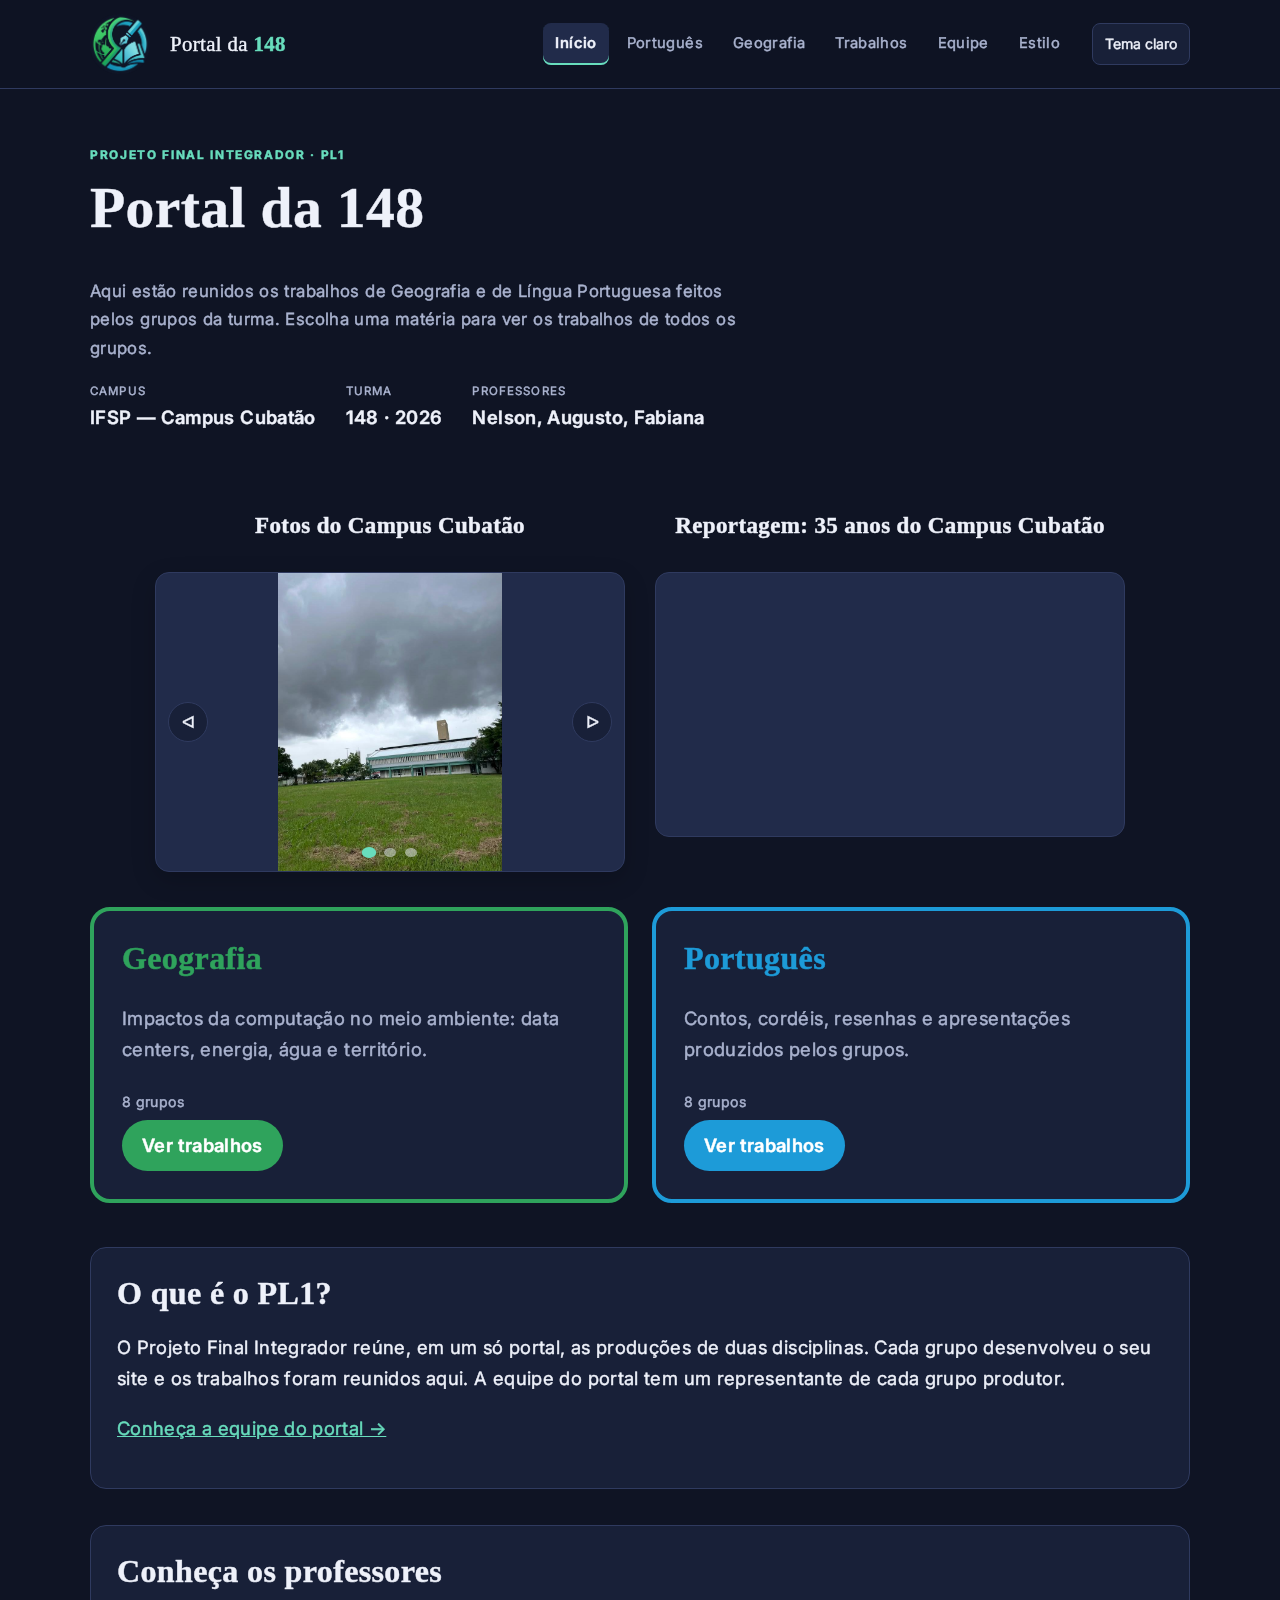
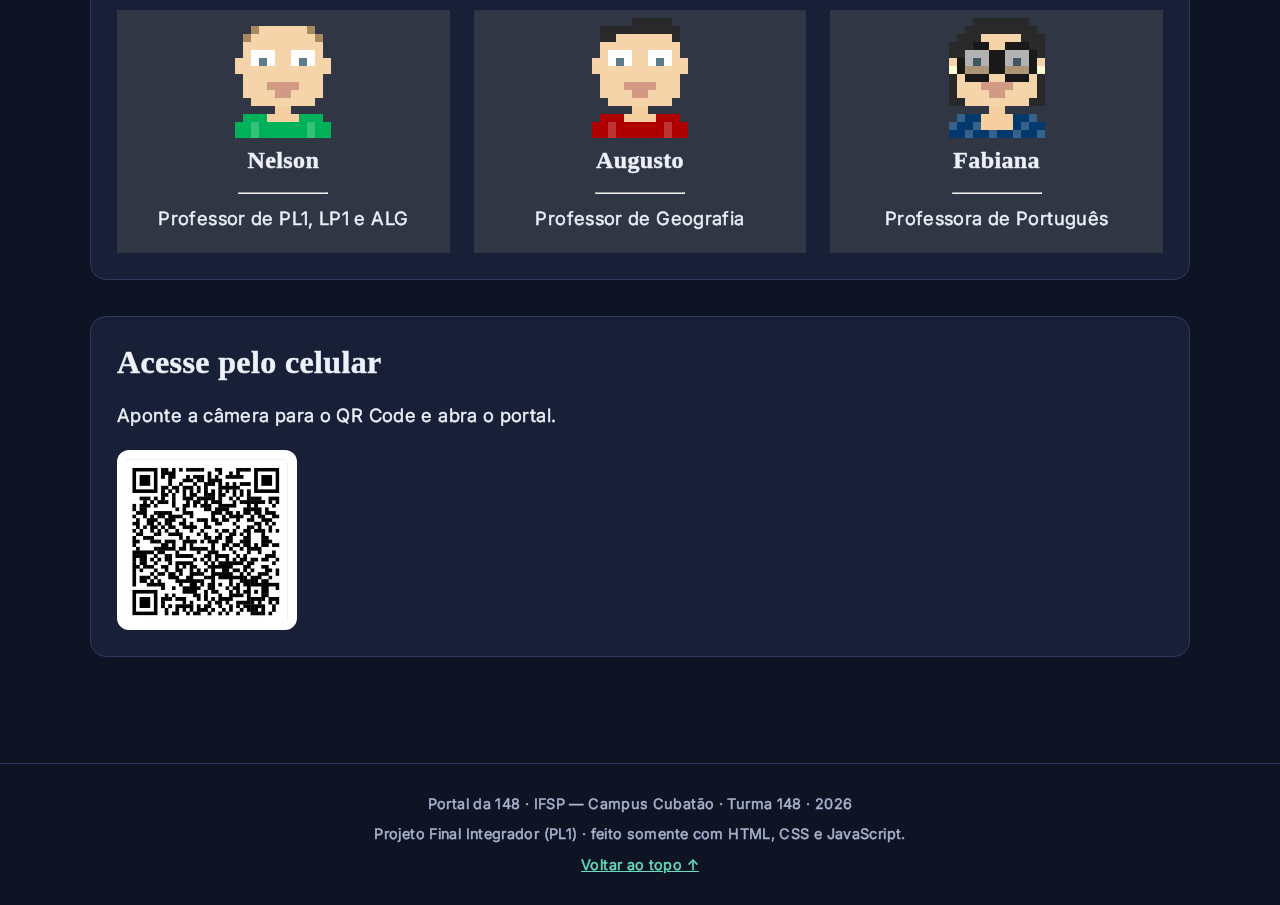
<file: index.html>
<!DOCTYPE html>
<html lang="pt-BR">
<head>
  <meta charset="UTF-8">
  <meta name="viewport" content="width=device-width, initial-scale=1">
  <title>Portal da 148 | IFSP Cubatão</title>
  <meta name="description" content="Portal da turma 148 do IFSP Cubatão com os trabalhos de Geografia e Língua Portuguesa.">
  <link rel="icon" type="image/png" href="img/favicon.png">
  <link rel="preconnect" href="https://fonts.googleapis.com">
  <link rel="preconnect" href="https://fonts.gstatic.com" crossorigin>
  <link href="https://fonts.googleapis.com/css2?family=Inter:wght@400;600;700&display=swap" rel="stylesheet">
  <link rel="stylesheet" href="css/style.css">

  <script src="js/config.js"defer></script>
  <script src="js/main.js"defer></script>

</head>
<body data-page="inicio" id="topo">
  <a class="skip-link" href="#conteudo">Pular para o conteúdo</a>
  <header class="site-header">

<div class="logo_escuro"><img src="img/logoportal.png" alt=""></div>
<div class="logo_claro"><img src="img/logoclaro.png" alt=""></div>

    <a class="marca" href="index.html">  Portal da <strong>148</strong></a>
    <button id="menu-toggle" class="menu-toggle" type="button" aria-expanded="false" aria-controls="menu-principal" aria-label="Abrir menu">☰</button>
    <nav id="menu-principal" class="menu" aria-label="Menu principal"></nav>
    <button id="theme-toggle" class="botao-tema" type="button" aria-pressed="false">Tema claro</button>
  </header>
  <main id="conteudo">
    <section class="hero">
      <p class="eyebrow">Projeto Final Integrador · PL1</p>
      <h1>Portal da 148</h1>
      <p class="hero-texto">Aqui estão reunidos os trabalhos de Geografia e de Língua Portuguesa feitos pelos grupos da turma. Escolha uma matéria para ver os trabalhos de todos os grupos.</p>
      <dl class="info-turma" id="info-turma"></dl>
    </section>

<!-- Carrossel com fotos do IFSP -->
<section class="destaque-campus">

     <div class="carrossel-campus">
        <h2 class="titulo-destaque">Fotos do Campus Cubatão</h2>
      <div class="carrossel-container">
        <div class="carrossel-imagens">
         
            <img src="img/foto.carrossel/foto-ifsp_2.jpeg" alt="Estrutura do IFSP Campus Cubatão" class="ativa">
            <img src="img/foto.carrossel/foto-ifsp_3.jpeg" alt="Espaços do IFSP Campus Cubatão">
            <img src="img/foto.carrossel/foto-ifsp_4.jpeg" alt="Espaços do IFSP Campus Cubatão">
        </div>

        <button class="seta anterior" onclick="mudarImagem(-1)"> ᐊ</button>
        <button class="seta proxima" onclick="mudarImagem(1)"> ᐅ</button>

        <div class="indicadores">
            <button class="ativo" onclick="mostrarImagem(0)"></button>
            <button onclick="mostrarImagem(1)"></button>
            <button onclick="mostrarImagem(2)"></button>
             
        </div>
      </div>
    </div>
     <!-- VÍDEO DO YOUTUBE -->
    <div class="video-campus">
 <h2 class="titulo-destaque">Reportagem: 35 anos do Campus Cubatão</h2>
       <iframe width="560" height="315" src="https://www.youtube.com/embed/vGdr_bD4XTI?si=PYQ4PBEwN6_oZCag" title="YouTube video player" 
       frameborder="0" allow="accelerometer; autoplay; clipboard-write; encrypted-media; gyroscope; picture-in-picture; web-share"
        referrerpolicy="strict-origin-when-cross-origin" allowfullscreen></iframe>
    </div>
</section>

    <section class="materias" aria-label="Escolha uma matéria">
      <a class="materia-card materia-geo" data-materia="geografia" href="geografia.html">
        <h2>Geografia</h2>
        <p>Impactos da computação no meio ambiente: data centers, energia, água e território.</p>
        <span class="materia-qtd"></span>
        <span class="botao">Ver trabalhos</span>
      </a>
      <a class="materia-card materia-pt" data-materia="portugues" href="portugues.html">
        <h2>Português</h2>
        <p>Contos, cordéis, resenhas e apresentações produzidos pelos grupos.</p>
        <span class="materia-qtd"></span>
        <span class="botao">Ver trabalhos</span>
      </a>
    </section>

    <section class="bloco" aria-labelledby="t-pl1">
      <h2 id="t-pl1">O que é o PL1?</h2>
      <p>O Projeto Final Integrador reúne, em um só portal, as produções de duas disciplinas. Cada grupo desenvolveu o seu site e os trabalhos foram reunidos aqui. A equipe do portal tem um representante de cada grupo produtor.</p>
      <p><a href="equipe.html">Conheça a equipe do portal →</a></p>
    </section>

    <section class="bloco" aria-labelledby="t-professores">
      <h2 id="t-professores">Conheça os professores</h2>

      <div class="professores" id="lista-professores"></div>
    </section>

    <section class="bloco" id="video-inicio" hidden aria-labelledby="t-video">
      <h2 id="t-video">Vídeo de apresentação</h2>
      <div class="video-frame"></div>
    </section>

    <section class="bloco qr-box" aria-labelledby="t-qr">
      <h2 id="t-qr">Acesse pelo celular</h2>
      <p>Aponte a câmera para o QR Code e abra o portal.</p>
      <img src="img/qrcode.png" alt="QR Code com o link do portal" width="180" height="180" onerror="this.closest('.qr-box').hidden=true">
    </section>
  </main>
  <footer class="site-footer">
    <p id="rodape-info">Portal da 148</p>
    <p>Projeto Final Integrador (PL1) · feito somente com HTML, CSS e JavaScript.</p>
    <a href="#topo">Voltar ao topo ↑</a>
  </footer>
  <button id="voltar-topo" class="voltar-topo" type="button" aria-label="Voltar ao topo" hidden>↑</button>

</body>
</html>
</file>
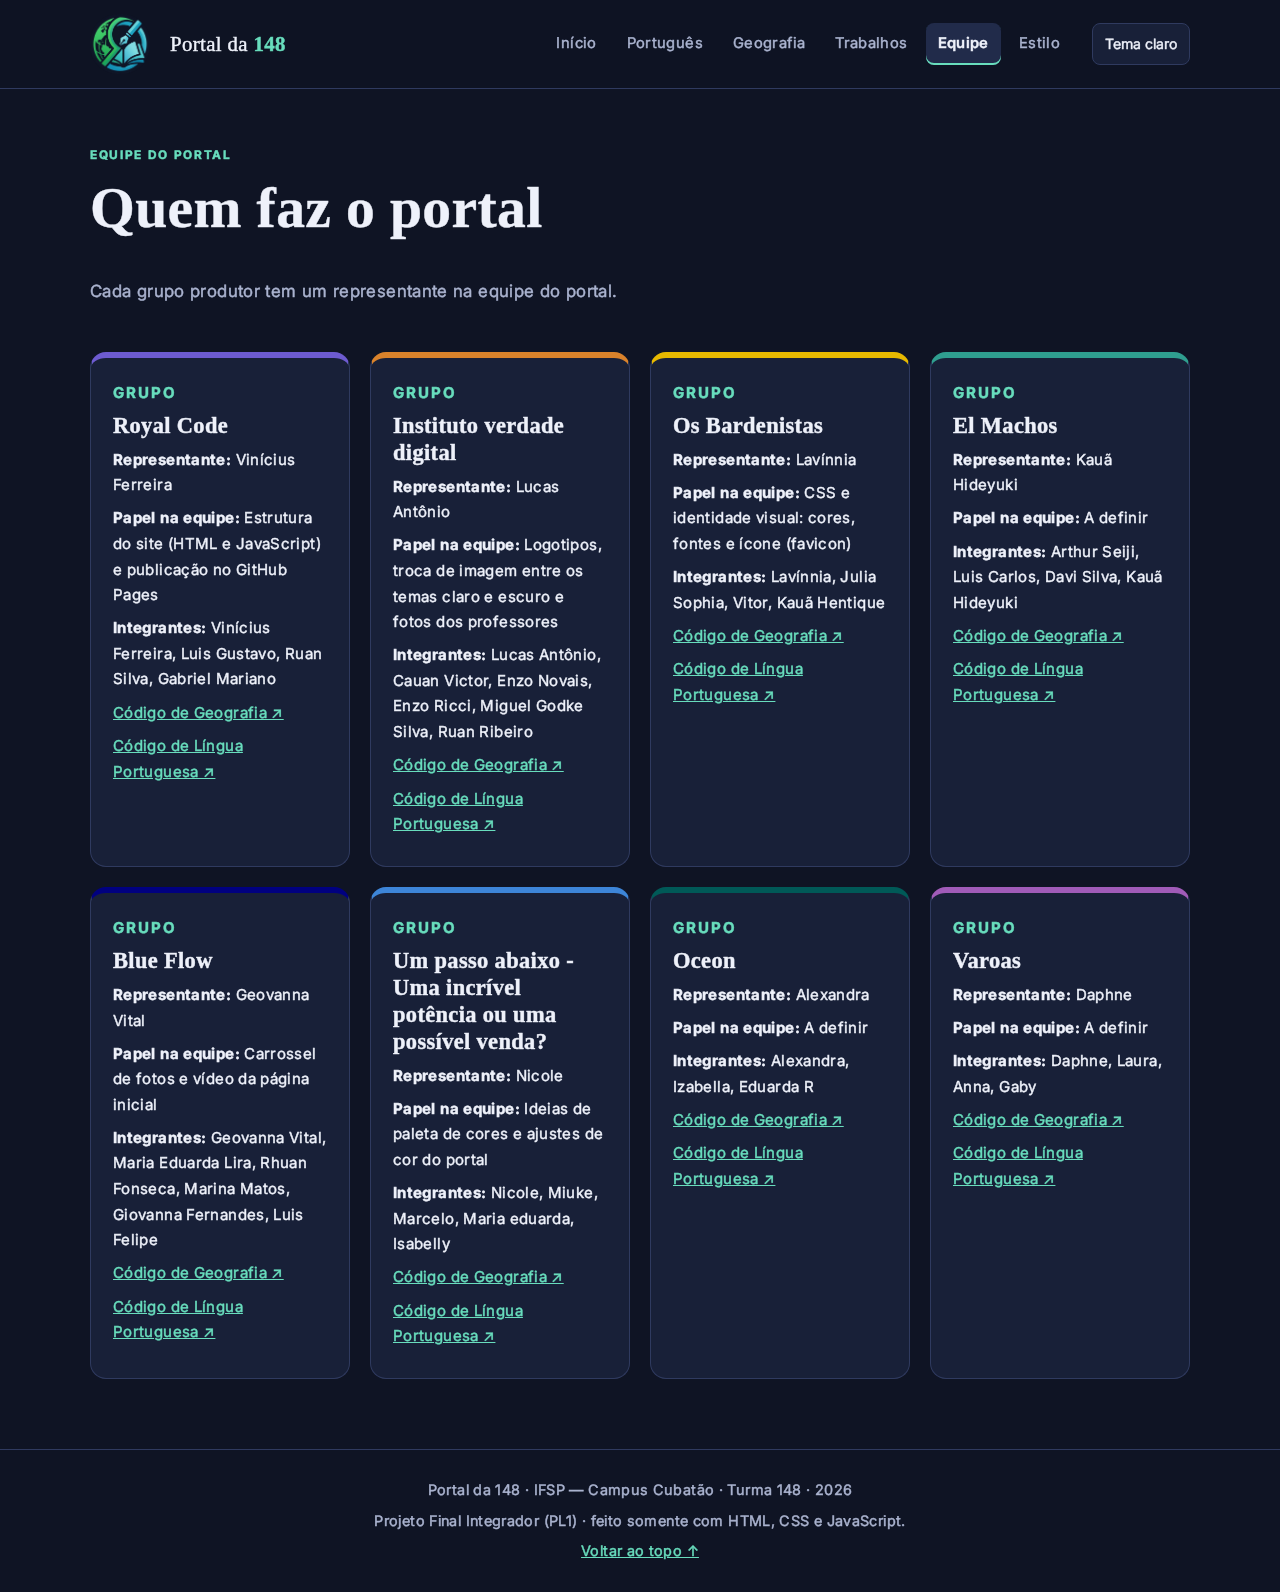
<file: equipe.html>
<!DOCTYPE html>
<html lang="pt-BR">
<head>
  <meta charset="UTF-8">
  <meta name="viewport" content="width=device-width, initial-scale=1">
  <title>Equipe | Portal da 148</title>
  <meta name="description" content="Representantes de cada grupo produtor na equipe do portal.">
  <link rel="icon" type="image/png" href="img/favicon.png">
  <link rel="preconnect" href="https://fonts.googleapis.com">
  <link rel="preconnect" href="https://fonts.gstatic.com" crossorigin>
  <link href="https://fonts.googleapis.com/css2?family=Inter:wght@400;600;700&display=swap" rel="stylesheet">
  <link rel="stylesheet" href="css/style.css">

  <script src="js/config.js"defer></script>
  <script src="js/main.js"defer></script>
</head>
<body data-page="equipe" id="topo">

  <a class="skip-link" href="#conteudo">Pular para o conteúdo</a>
  <header class="site-header">
    <div class="logo_escuro"><img src="img/logoportal.png" alt=""></div>
<div class="logo_claro"><img src="img/logoclaro.png" alt=""></div>

    <a class="marca" href="index.html">Portal da <strong>148</strong></a>
    <button id="menu-toggle" class="menu-toggle" type="button" aria-expanded="false" aria-controls="menu-principal" aria-label="Abrir menu">☰</button>
    <nav id="menu-principal" class="menu" aria-label="Menu principal"></nav>
    <button id="theme-toggle" class="botao-tema" type="button" aria-pressed="false">Tema claro</button>
  </header>

  <main id="conteudo">
    <section class="topo-pagina">
      <p class="eyebrow">Equipe do Portal</p>
      <h1>Quem faz o portal</h1>
      <p class="hero-texto">Cada grupo produtor tem um representante na equipe do portal.</p>
    </section>
    <div id="lista-equipe" class="equipe"></div>
  </main>

  <footer class="site-footer">
    <p id="rodape-info">Portal da 148</p>
    <p>Projeto Final Integrador (PL1) · feito somente com HTML, CSS e JavaScript.</p>
    <a href="#topo">Voltar ao topo ↑</a>
  </footer>

  <button id="voltar-topo" class="voltar-topo" type="button" aria-label="Voltar ao topo" hidden>↑</button>

</body>
</html>
</file>
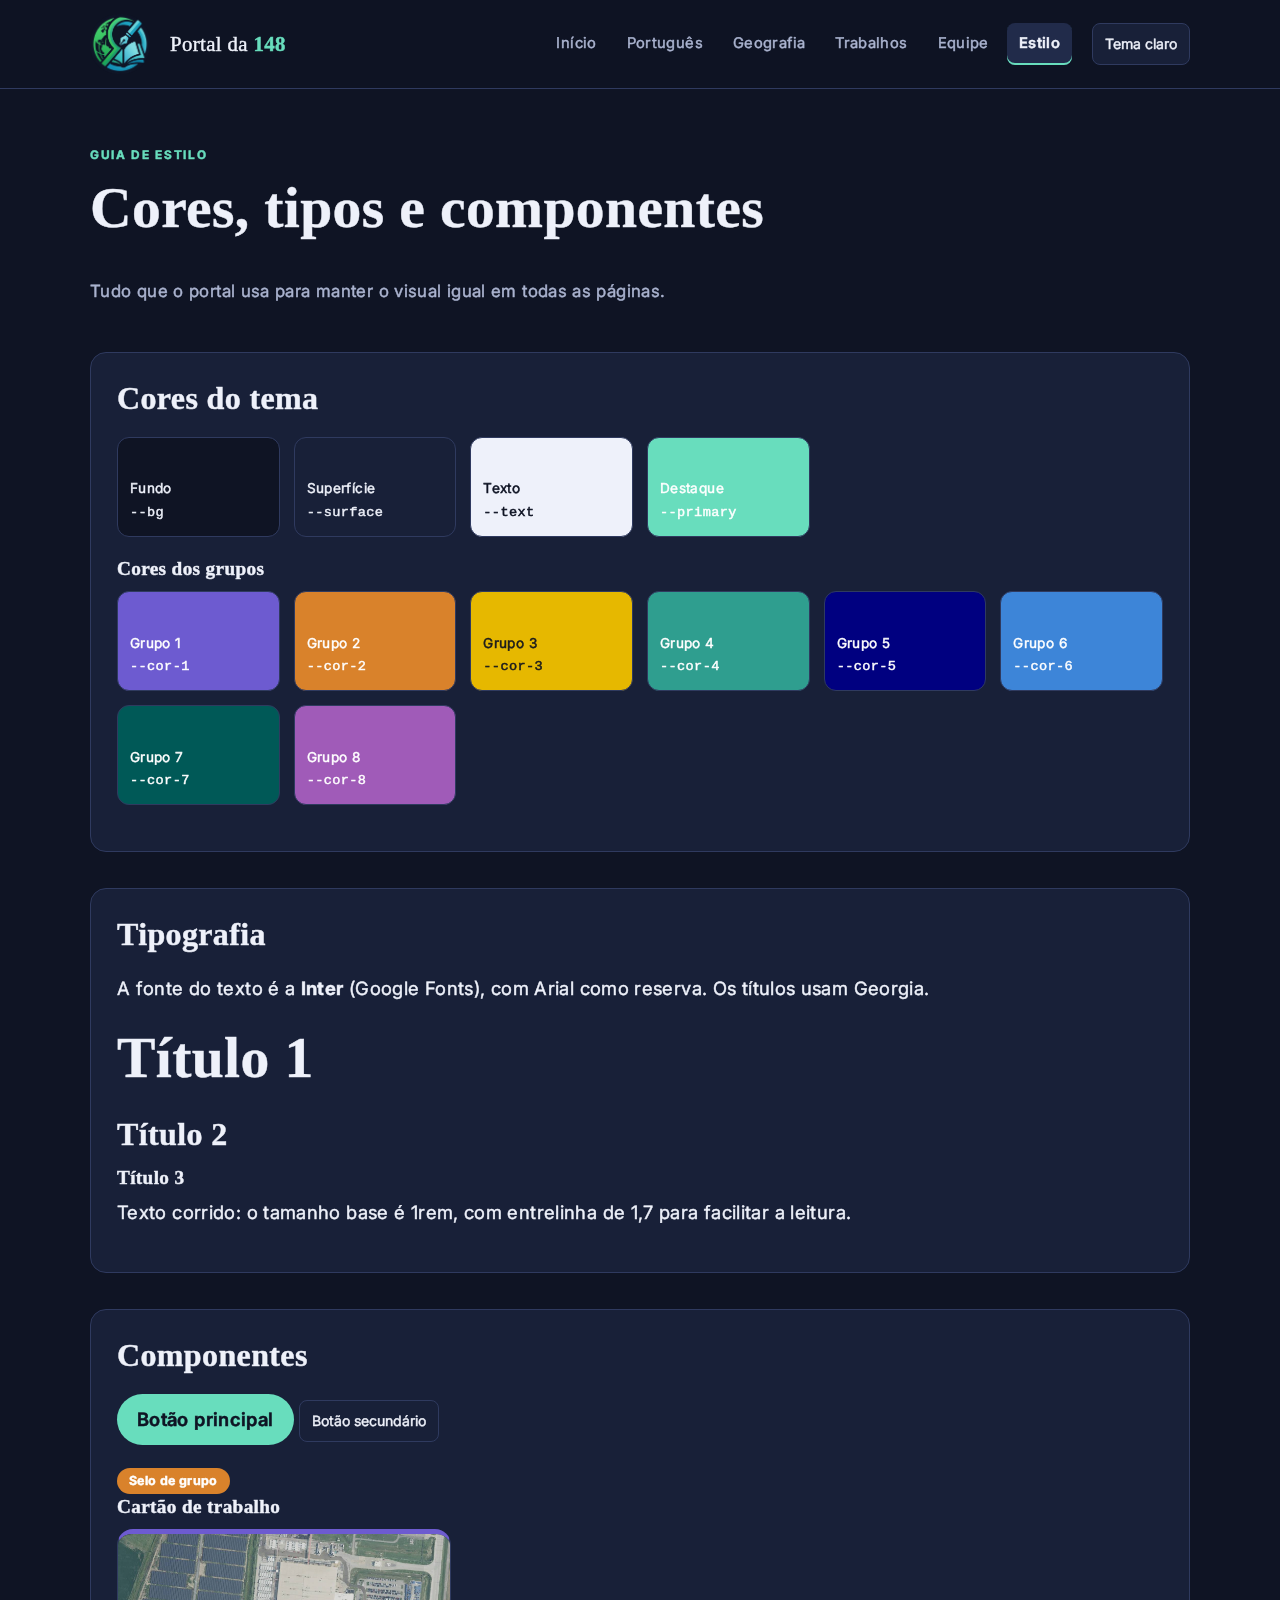
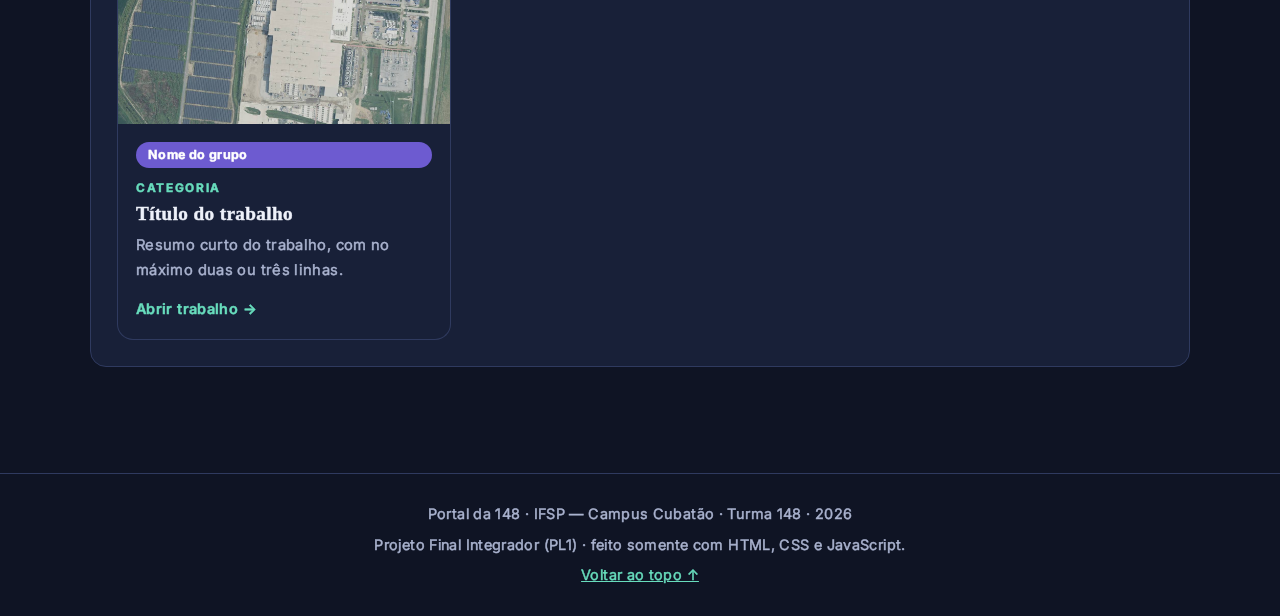
<file: estilo.html>
<!DOCTYPE html>
    <html lang="pt-BR">
    <head>
    <meta charset="UTF-8">
    <meta name="viewport" content="width=device-width, initial-scale=1">
    <title>Guia de estilo | Portal da 148</title>
    <meta name="description" content="Cores, tipografia e componentes usados no portal.">
    <link rel="icon" type="image/png" href="img/favicon.png">
    <link rel="preconnect" href="https://fonts.googleapis.com">
    <link rel="preconnect" href="https://fonts.gstatic.com" crossorigin>
    <link href="https://fonts.googleapis.com/css2?family=Inter:wght@400;600;700&display=swap" rel="stylesheet">
    <link rel="stylesheet" href="css/style.css">

    <script src="js/config.js"defer></script>
    <script src="js/main.js"defer></script>
    
    </head>
    <body data-page="estilo" id="topo">
    <a class="skip-link" href="#conteudo">Pular para o conteúdo</a>
    <header class="site-header">
      <div class="logo_escuro"><img src="img/logoportal.png" alt=""></div>
<div class="logo_claro"><img src="img/logoclaro.png" alt=""></div>

        <a class="marca" href="index.html">Portal da <strong>148</strong></a>
        <button id="menu-toggle" class="menu-toggle" type="button" aria-expanded="false" aria-controls="menu-principal" aria-label="Abrir menu">☰</button>
        <nav id="menu-principal" class="menu" aria-label="Menu principal"></nav>
        <button id="theme-toggle" class="botao-tema" type="button" aria-pressed="false">Tema claro</button>
    </header>
    <main id="conteudo">
        <section class="topo-pagina">
        <p class="eyebrow">Guia de estilo</p>
        <h1>Cores, tipos e componentes</h1>
        <p class="hero-texto">Tudo que o portal usa para manter o visual igual em todas as páginas.</p>
        </section>

        <section class="bloco" aria-labelledby="e-cores">
        <h2 id="e-cores">Cores do tema</h2>
        <div class="amostras">
            <div class="amostra" style="--c: var(--bg)"><span>Fundo</span><code>--bg</code></div>
            <div class="amostra" style="--c: var(--surface)"><span>Superfície</span><code>--surface</code></div>
            <div class="amostra" style="--c: var(--text); color: var(--bg)"><span>Texto</span><code>--text</code></div>
            <div class="amostra" style="--c: var(--primary); color: #fff"><span>Destaque</span><code>--primary</code></div>
        </div>
        <h3>Cores dos grupos</h3>
        <div class="amostras">
            <div class="amostra" style="--c: var(--cor-1); color:#fff"><span>Grupo 1</span><code>--cor-1</code></div>
            <div class="amostra" style="--c: var(--cor-2); color:#fff"><span>Grupo 2</span><code>--cor-2</code></div>
            <div class="amostra" style="--c: var(--cor-3); color:#1d1d1d"><span>Grupo 3</span><code>--cor-3</code></div>
            <div class="amostra" style="--c: var(--cor-4); color:#fff"><span>Grupo 4</span><code>--cor-4</code></div>
            <div class="amostra" style="--c: var(--cor-5); color:#fff"><span>Grupo 5</span><code>--cor-5</code></div>
            <div class="amostra" style="--c: var(--cor-6); color:#fff"><span>Grupo 6</span><code>--cor-6</code></div>
            <div class="amostra" style="--c: var(--cor-7); color:#fff"><span>Grupo 7</span><code>--cor-7</code></div>
            <div class="amostra" style="--c: var(--cor-8); color:#fff"><span>Grupo 8</span><code>--cor-8</code></div>
        </div>
        </section>

        <section class="bloco" aria-labelledby="e-tipos">
        <h2 id="e-tipos">Tipografia</h2>
        <p>A fonte do texto é a <strong>Inter</strong> (Google Fonts), com Arial como reserva. Os títulos usam Georgia.</p>
        <h1 class="exemplo">Título 1</h1>
        <h2 class="exemplo">Título 2</h2>
        <h3 class="exemplo">Título 3</h3>
        <p>Texto corrido: o tamanho base é 1rem, com entrelinha de 1,7 para facilitar a leitura.</p>
        </section>

        <section class="bloco" aria-labelledby="e-comp">
        <h2 id="e-comp">Componentes</h2>
        <p><a class="botao" href="#e-comp">Botão principal</a> <button class="botao-tema" type="button">Botão secundário</button></p>
        <span class="selo-grupo" style="--cor-grupo: var(--cor-2)">Selo de grupo</span>
        <h3>Cartão de trabalho</h3>
        <div class="cards">
            <a class="card" href="#e-comp" style="--cor-grupo: var(--cor-1)">
            <img src="img/data-center-aereo.jpeg" alt="Exemplo de imagem de cartão">
            <div class="card-corpo">
                <span class="selo-grupo">Nome do grupo</span>
                <span class="categoria">Categoria</span>
                <h3>Título do trabalho</h3>
                <p>Resumo curto do trabalho, com no máximo duas ou três linhas.</p>
                <span class="card-acao">Abrir trabalho <span aria-hidden="true">→</span></span>
            </div>
            </a>
        </div>
        </section>
    </main>
    <footer class="site-footer">
        <p id="rodape-info">Portal da 148</p>
        <p>Projeto Final Integrador (PL1) · feito somente com HTML, CSS e JavaScript.</p>
        <a href="#topo">Voltar ao topo ↑</a>
    </footer>
    <button id="voltar-topo" class="voltar-topo" type="button" aria-label="Voltar ao topo" hidden>↑</button>

    </body>
    </html>
</file>
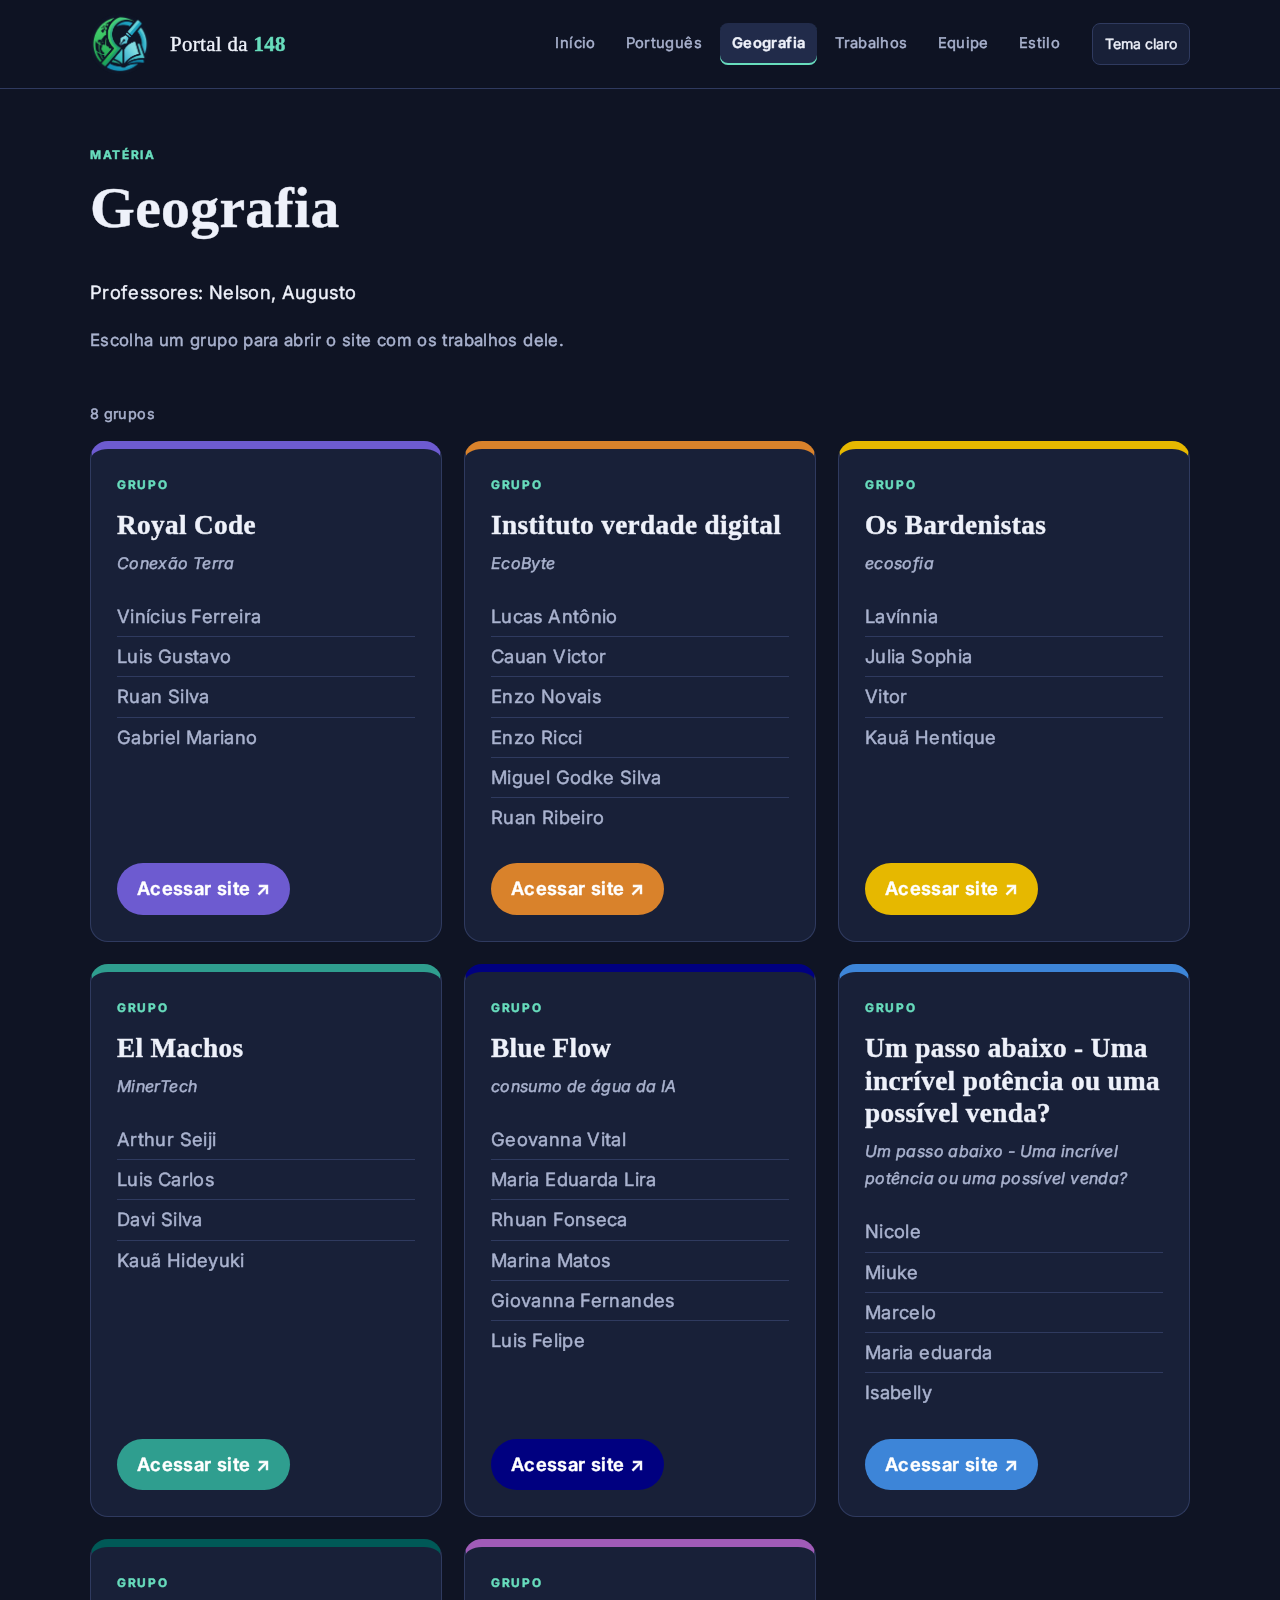
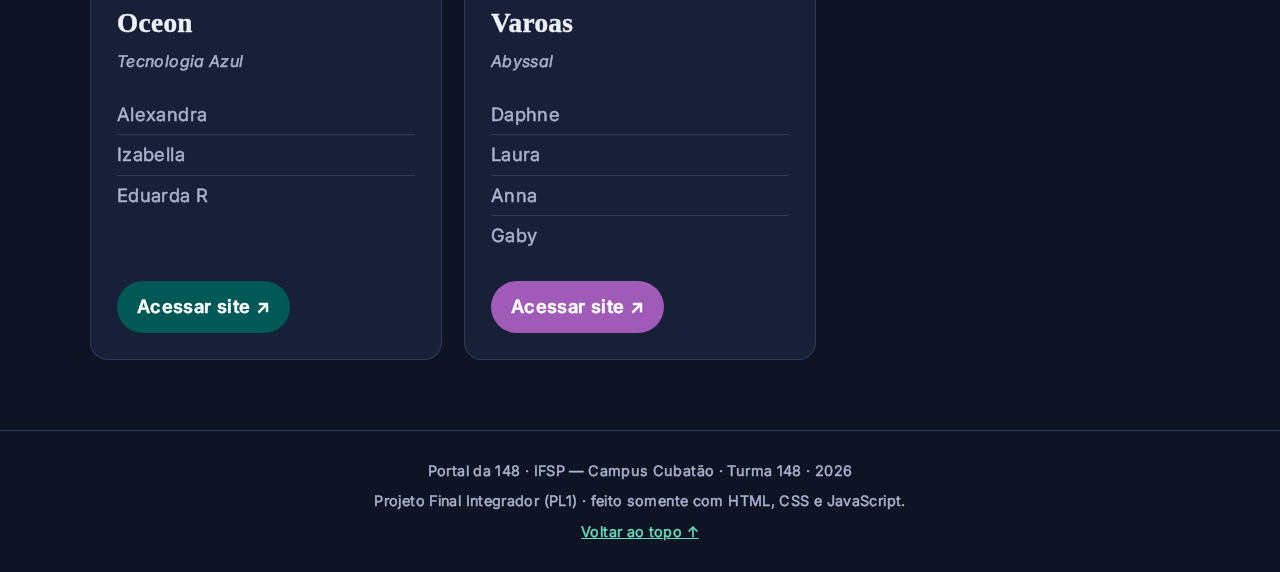
<file: geografia.html>
<!DOCTYPE html>
<html lang="pt-BR">
<head>
  <meta charset="UTF-8">
  <meta name="viewport" content="width=device-width, initial-scale=1">
  <title>Geografia | Portal da 148</title>
  <meta name="description" content="Trabalhos de Geografia de todos os grupos da turma 148.">
  <link rel="icon" type="image/png" href="img/favicon.png">
  <link rel="preconnect" href="https://fonts.googleapis.com">
  <link rel="preconnect" href="https://fonts.gstatic.com" crossorigin>
  <link href="https://fonts.googleapis.com/css2?family=Inter:wght@400;600;700&display=swap" rel="stylesheet">
  <link rel="stylesheet" href="css/style.css">

  <script src="js/config.js"defer></script>
  <script src="js/main.js"defer></script>

</head>
<body data-page="geografia" data-area="geografia" id="topo">
  <a class="skip-link" href="#conteudo">Pular para o conteúdo</a>
  <header class="site-header">
<div class="logo_escuro"><img src="img/logoportal.png" alt=""></div>
<div class="logo_claro"><img src="img/logoclaro.png" alt=""></div>

    <a class="marca" href="index.html">Portal da <strong>148</strong></a>
    <button id="menu-toggle" class="menu-toggle" type="button" aria-expanded="false" aria-controls="menu-principal" aria-label="Abrir menu">☰</button>
    <nav id="menu-principal" class="menu" aria-label="Menu principal"></nav>
    <button id="theme-toggle" class="botao-tema" type="button" aria-pressed="false">Tema claro</button>
  </header>
  <main id="conteudo">
    <section class="topo-pagina">
      <p class="eyebrow">Matéria</p>
      <h1>Geografia</h1>
      <p id="professores-materia" class="professores-materia"></p>
      <p class="hero-texto">Escolha um grupo para abrir o site com os trabalhos dele.</p>
    </section>

    <p id="total-grupos" class="contador" aria-live="polite"></p>
    <div id="lista-grupos" class="grupos"></div>
    <section id="mensagem-vazia" class="vazio" hidden>
      <h2>Nenhum grupo por aqui ainda</h2>
      <p>Ainda não há sites cadastrados nesta matéria.</p>
    </section>
  </main>
  <footer class="site-footer">
    <p id="rodape-info">Portal da 148</p>
    <p>Projeto Final Integrador (PL1) · feito somente com HTML, CSS e JavaScript.</p>
    <a href="#topo">Voltar ao topo ↑</a>
  </footer>
  <button id="voltar-topo" class="voltar-topo" type="button" aria-label="Voltar ao topo" hidden>↑</button>

</body>
</html>
</file>
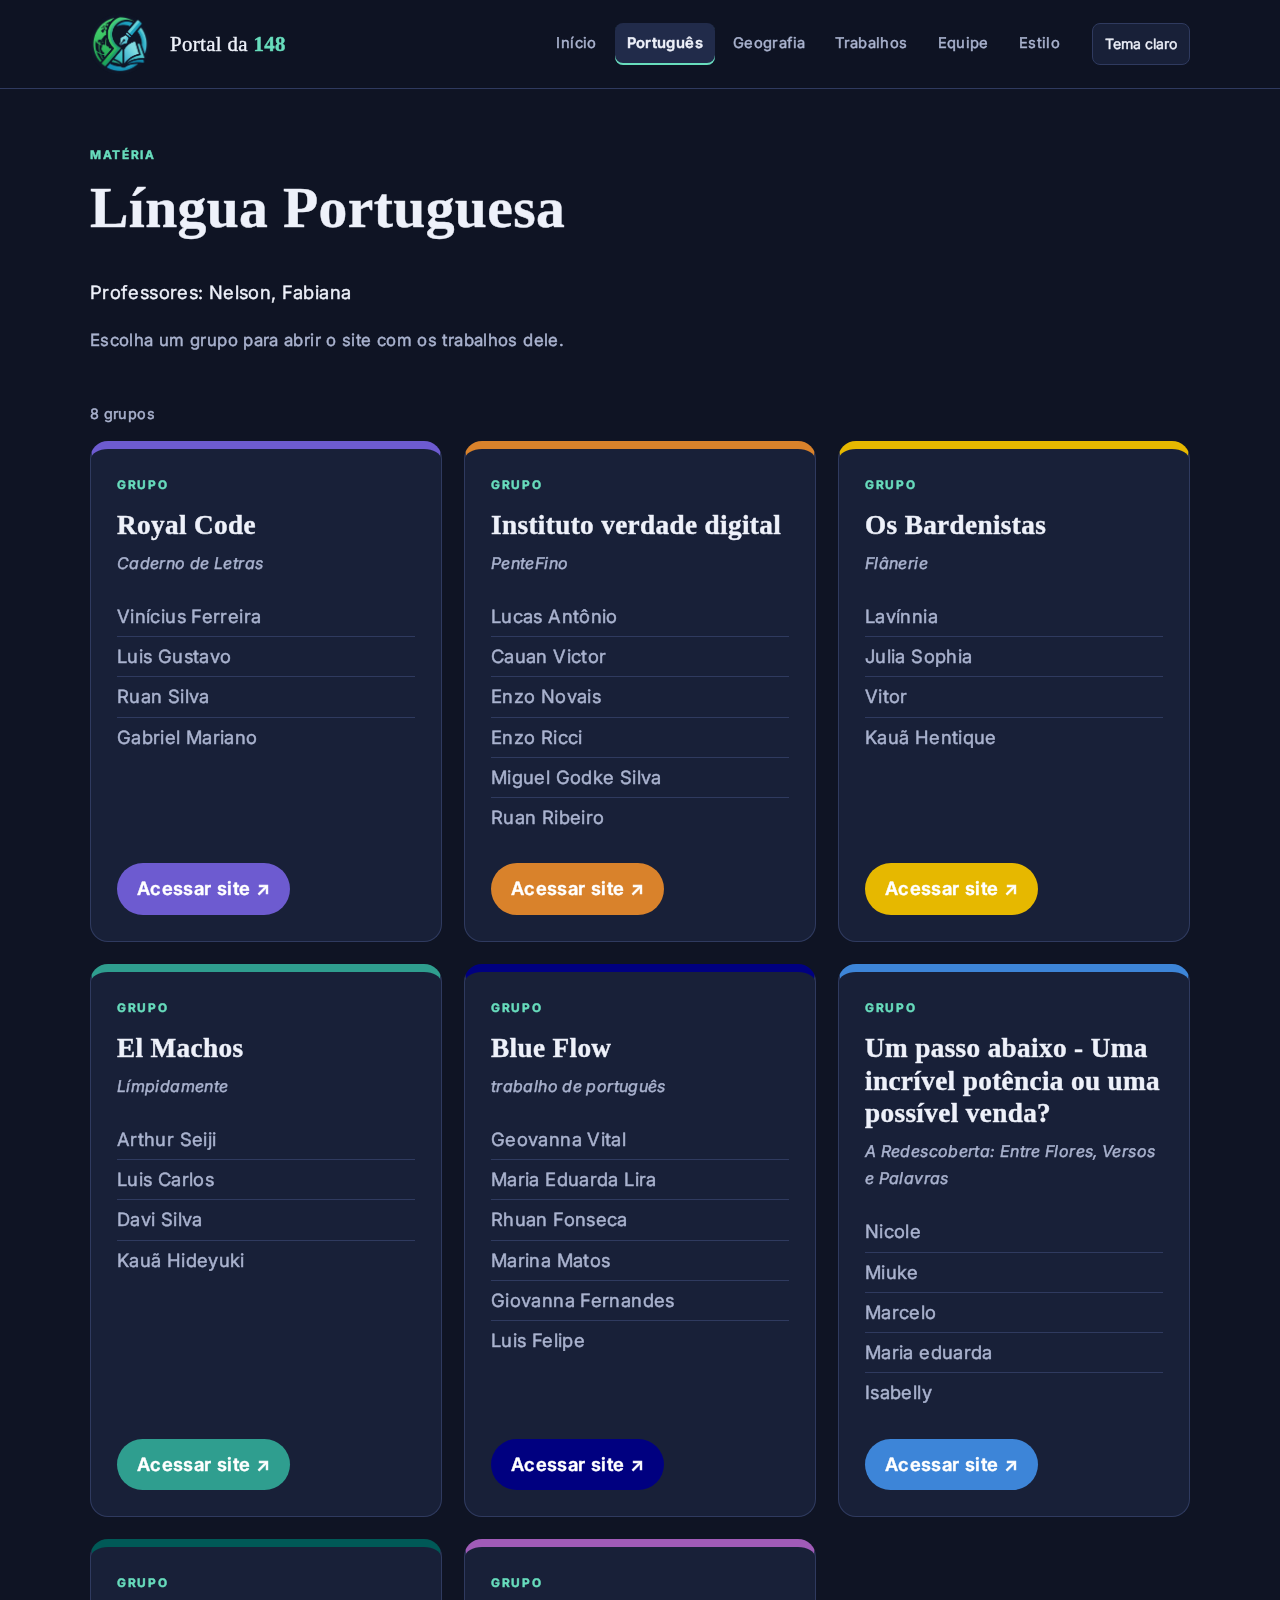
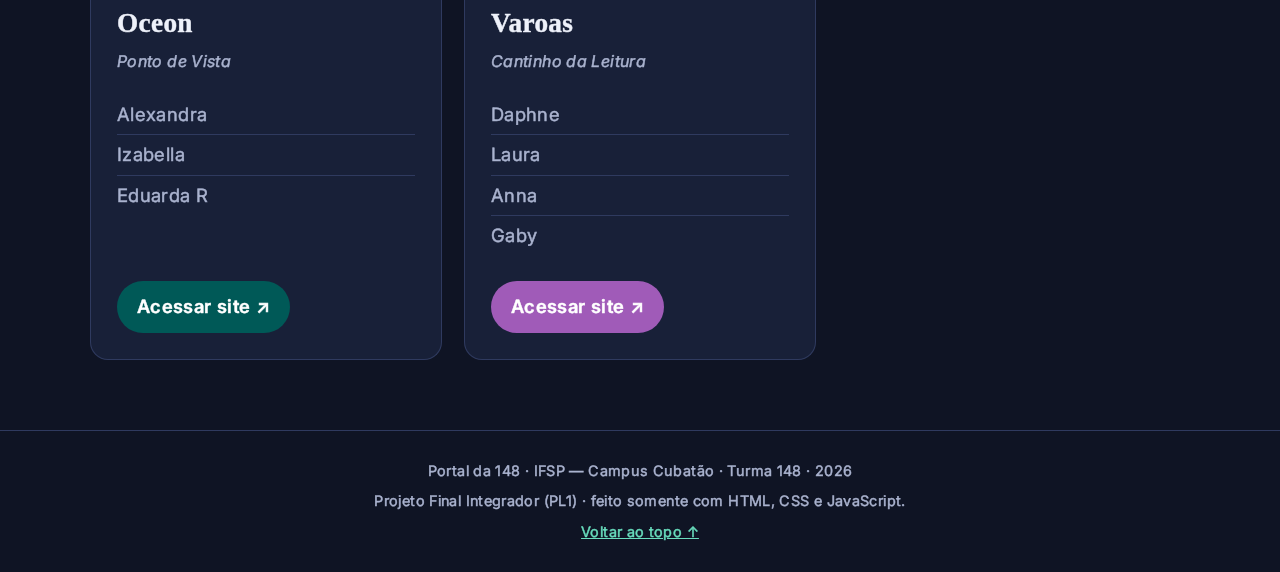
<file: portugues.html>
<!DOCTYPE html>
<html lang="pt-BR">
<head>
  <meta charset="UTF-8">
  <meta name="viewport" content="width=device-width, initial-scale=1">
  <title>Língua Portuguesa | Portal da 148</title>
  <meta name="description" content="Trabalhos de Língua Portuguesa de todos os grupos da turma 148.">
  <link rel="icon" type="image/png" href="img/favicon.png">
  <link rel="preconnect" href="https://fonts.googleapis.com">
  <link rel="preconnect" href="https://fonts.gstatic.com" crossorigin>
  <link href="https://fonts.googleapis.com/css2?family=Inter:wght@400;600;700&display=swap" rel="stylesheet">
  <link rel="stylesheet" href="css/style.css">

  <script src="js/config.js"defer></script>
  <script src="js/main.js"defer></script>

</head>
<body data-page="portugues" data-area="portugues" id="topo">
  <a class="skip-link" href="#conteudo">Pular para o conteúdo</a>
  <header class="site-header">
<div class="logo_escuro"><img src="img/logoportal.png" alt=""></div>
<div class="logo_claro"><img src="img/logoclaro.png" alt=""></div>

    <a class="marca" href="index.html">Portal da <strong>148</strong></a>
    <button id="menu-toggle" class="menu-toggle" type="button" aria-expanded="false" aria-controls="menu-principal" aria-label="Abrir menu">☰</button>
    <nav id="menu-principal" class="menu" aria-label="Menu principal"></nav>
    <button id="theme-toggle" class="botao-tema" type="button" aria-pressed="false">Tema claro</button>
  </header>
  <main id="conteudo">
    <section class="topo-pagina">
      <p class="eyebrow">Matéria</p>
      <h1>Língua Portuguesa</h1>
      <p id="professores-materia" class="professores-materia"></p>
      <p class="hero-texto">Escolha um grupo para abrir o site com os trabalhos dele.</p>
    </section>

    <p id="total-grupos" class="contador" aria-live="polite"></p>
    <div id="lista-grupos" class="grupos"></div>
    <section id="mensagem-vazia" class="vazio" hidden>
      <h2>Nenhum grupo por aqui ainda</h2>
      <p>Ainda não há sites cadastrados nesta matéria.</p>
    </section>
  </main>
  <footer class="site-footer">
    <p id="rodape-info">Portal da 148</p>
    <p>Projeto Final Integrador (PL1) · feito somente com HTML, CSS e JavaScript.</p>
    <a href="#topo">Voltar ao topo ↑</a>
  </footer>
  <button id="voltar-topo" class="voltar-topo" type="button" aria-label="Voltar ao topo" hidden>↑</button>

</body>
</html>
</file>
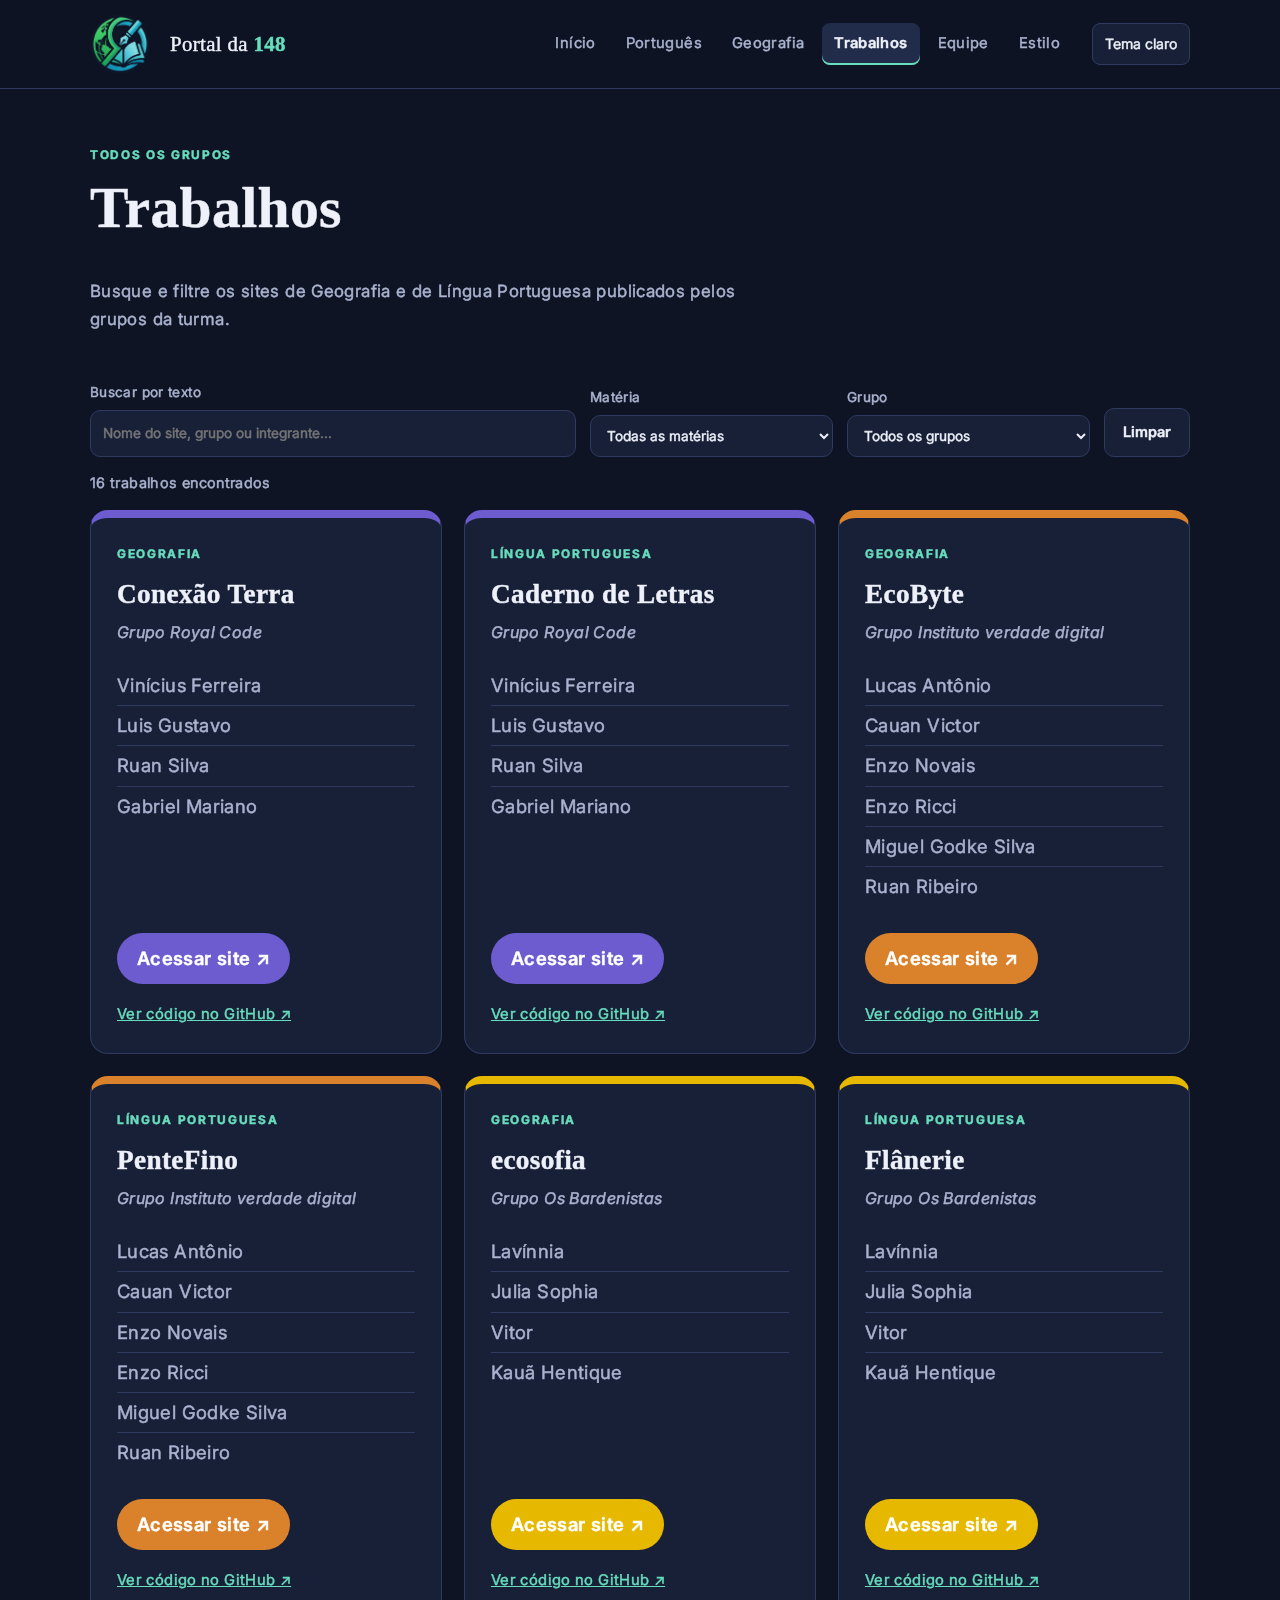
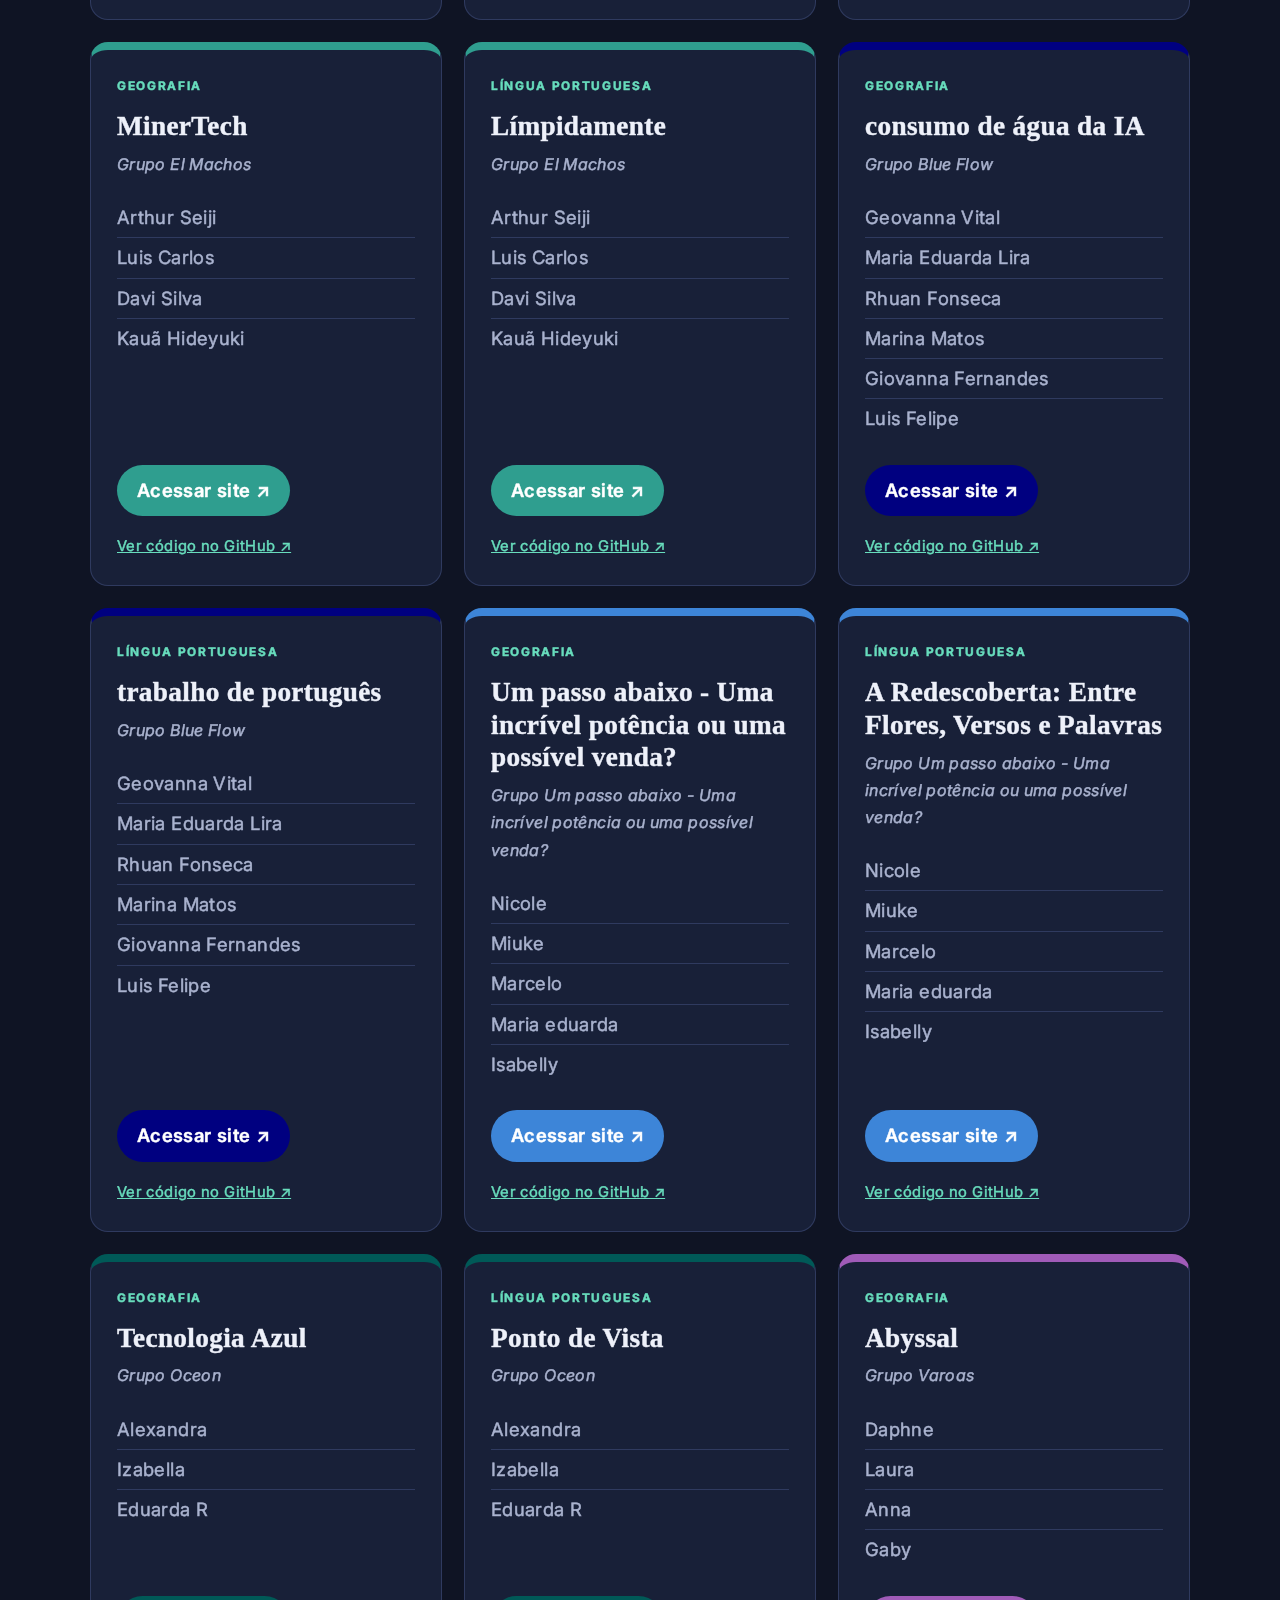
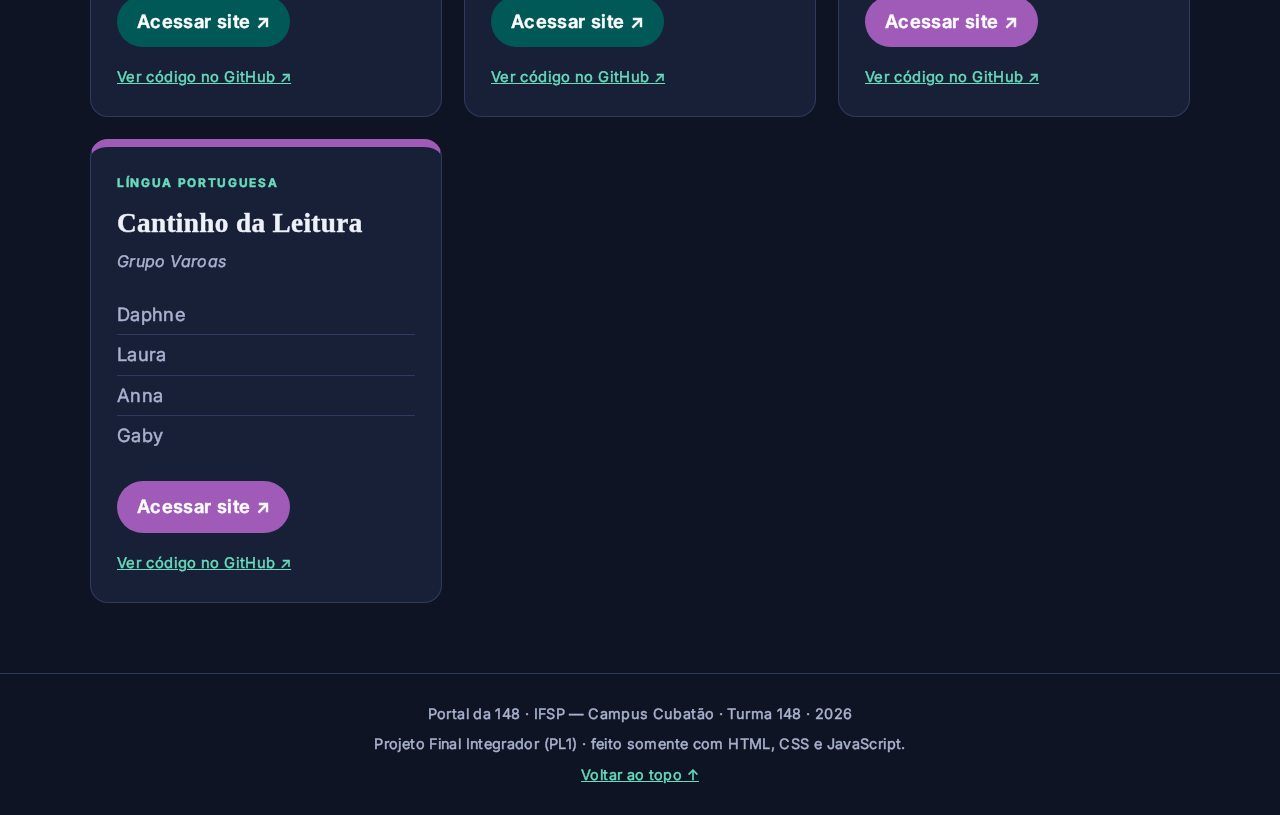
<file: trabalhos.html>
<!DOCTYPE html>
<html lang="pt-BR">
<head>
  <meta charset="UTF-8">
  <meta name="viewport" content="width=device-width, initial-scale=1">
  <title>Trabalhos | Portal da 148</title>
  <meta name="description" content="Todos os sites de Geografia e de Língua Portuguesa publicados pelos grupos da turma 148.">
  <link rel="icon" type="image/png" href="img/favicon.png">
  <link rel="preconnect" href="https://fonts.googleapis.com">
  <link rel="preconnect" href="https://fonts.gstatic.com" crossorigin>
  <link href="https://fonts.googleapis.com/css2?family=Inter:wght@400;600;700&display=swap" rel="stylesheet">
  <link rel="stylesheet" href="css/style.css">

  <script src="js/config.js"defer></script>
  <script src="js/main.js"defer></script>

</head>
<body data-page="trabalhos" id="topo">
  <a class="skip-link" href="#conteudo">Pular para o conteúdo</a>
  <header class="site-header">
<div class="logo_escuro"><img src="img/logoportal.png" alt=""></div>
<div class="logo_claro"><img src="img/logoclaro.png" alt=""></div>

    <a class="marca" href="index.html">Portal da <strong>148</strong></a>
    <button id="menu-toggle" class="menu-toggle" type="button" aria-expanded="false" aria-controls="menu-principal" aria-label="Abrir menu">☰</button>
    <nav id="menu-principal" class="menu" aria-label="Menu principal"></nav>
    <button id="theme-toggle" class="botao-tema" type="button" aria-pressed="false">Tema claro</button>
  </header>
  <main id="conteudo">
    <section class="topo-pagina">
      <p class="eyebrow">Todos os grupos</p>
      <h1>Trabalhos</h1>
      <p class="hero-texto">Busque e filtre os sites de Geografia e de Língua Portuguesa publicados pelos grupos da turma.</p>
    </section>

    <form class="filtros filtros-sites" id="filtros-sites" role="search" aria-label="Filtrar trabalhos">
      <label for="busca-sites">Buscar por texto
        <input type="search" id="busca-sites" placeholder="Nome do site, grupo ou integrante...">
      </label>
      <label for="filtro-materia">Matéria
        <select id="filtro-materia">
          <option value="todas">Todas as matérias</option>
          <option value="geografia">Geografia</option>
          <option value="portugues">Língua Portuguesa</option>
        </select>
      </label>
      <label for="filtro-grupo-sites">Grupo
        <select id="filtro-grupo-sites"></select>
      </label>
      <button type="button" class="botao-limpar" id="limpar-filtros">Limpar</button>
    </form>

    <p id="total-sites" class="contador" aria-live="polite"></p>
    <div id="lista-sites" class="grupos"></div>
    <section id="mensagem-vazia" class="vazio" hidden>
      <h2>Nenhum trabalho encontrado</h2>
      <p>Tente outra palavra ou clique em "Limpar".</p>
    </section>
  </main>
  <footer class="site-footer">
    <p id="rodape-info">Portal da 148</p>
    <p>Projeto Final Integrador (PL1) · feito somente com HTML, CSS e JavaScript.</p>
    <a href="#topo">Voltar ao topo ↑</a>
  </footer>
  <button id="voltar-topo" class="voltar-topo" type="button" aria-label="Voltar ao topo" hidden>↑</button>

</body>
</html>
</file>
<file: css/style.css>
@charset "UTF-8";

/* =====================================================
   PORTAL DA 148 — estilos
   Cores em variáveis no :root; o tema claro troca os valores.
===================================================== */

:root {
  --bg: #0f1424;
  --surface: #182038;
  --surface-2: #212b4a;
  --text: #eef1fa;
  --muted: #aab3cf;
  --primary: #68ddbd;
  --on-primary: #0f1424;
  --line: #2f3a5f;
  --cor-1: #6d5bd0;
  --cor-2: #d9822b;
  --cor-3: #e6b800;
  --cor-4: #2f9e8f;
  --cor-5: #000080;
  --cor-6: #3d85d8;
  --cor-7: #005957;
  --cor-8: #a05bb8;
  --verde: #2fa35c;
  --azul: #1d9bd8;
  --largura: 1100px;
  --sans: Inter, "Segoe UI", Arial, sans-serif;
  --serif: Georgia, "Times New Roman", serif;

 

}


:root[data-theme="claro"] {
  --bg: #f4f6fc;
  --surface: #ffffff;
  --surface-2: #e9edf8;
  --text: #182038;
  --muted: #53607f;
  --primary: #91715b;
  --on-primary: #ffffff;
  --line: #ccd3e8;


}

/*logo*/
.logo_escuro{display: block; 
  
  
  height:auto ;
  width: 60px;
  
  

}
.logo_claro{display: none;
 height:auto ;
  width: 60px;
}


/*quando for claro a logo muda*/
:root[data-theme="claro"] .logo_escuro {
  display: none;

  
}

:root[data-theme="claro"] .logo_claro {
  display: block;
}

.nome-site {
    margin: -6px 0 14px;
    color: var(--muted);
    font-size: 1rem;
    font-style: italic;
}

* { box-sizing: border-box; }
html { scroll-behavior: smooth; scroll-padding-top: 90px; }
body { margin: 0; background: var(--bg); color: var(--text); font-family: var(--sans); line-height: 1.7; }
img { max-width: 100%; display: block; }
a { color: var(--primary); }
a:hover { color: var(--text); }
h1, h2, h3 { font-family: var(--serif); font-weight: 700; line-height: 1.2; margin: 0 0 .6em; }
h1 { font-size: clamp(2.2rem, 6vw, 3.6rem); }
h2 { font-size: clamp(1.5rem, 3.4vw, 2rem); }
h3 { font-size: 1.2rem; }
p { margin: 0 0 1em; }
:focus-visible { outline: 3px solid var(--primary); outline-offset: 3px; }

.skip-link { position: absolute; left: 12px; top: -60px; background: var(--primary); color: var(--on-primary); padding: 10px 16px; border-radius: 8px; z-index: 100; }
.skip-link:focus { top: 12px; }

/* ---------- Cabeçalho e rodapé ---------- */
.site-header { position: sticky; top: 0; z-index: 20; display: flex; align-items: center; gap: 20px; padding: 14px max(16px, calc((100% - var(--largura)) / 2)); background: color-mix(in srgb, var(--bg) 92%, transparent); backdrop-filter: blur(8px); border-bottom: 1px solid var(--line); }
.marca { font-family: var(--serif); font-size: 1.3rem; color: var(--text); text-decoration: none; margin-right: auto; }
.marca strong { color: var(--primary); }
.menu { display: flex; gap: 6px; }
.menu a { color: var(--muted); text-decoration: none; padding: 8px 12px; border-radius: 8px; font-size: .92rem; }
.menu a:hover { background: var(--surface-2); color: var(--text); }
.menu a[aria-current="page"] { background: var(--surface-2); color: var(--text); font-weight: 600; box-shadow: inset 0 -2px 0 var(--primary); }
.menu-toggle, .botao-tema { border: 1px solid var(--line); background: var(--surface); color: var(--text); border-radius: 8px; padding: 8px 12px; font: inherit; font-size: .88rem; cursor: pointer; }
.botao-tema:hover, .menu-toggle:hover { background: var(--surface-2); }
.menu-toggle { display: none; }

main { width: min(var(--largura), calc(100% - 32px)); margin: 0 auto; padding: 36px 0 70px; min-height: 70vh; }
.site-footer { border-top: 1px solid var(--line); padding: 28px 16px; text-align: center; color: var(--muted); font-size: .9rem; }
.site-footer p { margin: 0 0 6px; }

.voltar-topo { position: fixed; right: 18px; bottom: 18px; width: 46px; height: 46px; border-radius: 50%; border: 0; background: var(--primary); color: var(--on-primary); font-size: 1.3rem; cursor: pointer; box-shadow: 0 6px 20px rgba(0,0,0,.35); z-index: 30; }
.voltar-topo[hidden] { display: none; }




/* ---------- Botões e selos ---------- */
.botao { display: inline-block; background: var(--primary); color: var(--on-primary); padding: 10px 20px; border-radius: 999px; font-weight: 600; text-decoration: none; }
.botao:hover { color: var(--on-primary); filter: brightness(1.1); }
.eyebrow, .categoria { color: var(--primary); font-size: .74rem; font-weight: 700; letter-spacing: .14em; text-transform: uppercase; margin: 0 0 8px; }
.selo-grupo { display: inline-block; background: var(--cor-grupo, var(--cor-1)); color: #fff; padding: 2px 12px; border-radius: 999px; font-size: .78rem; font-weight: 700; }

/* ---------- Início ---------- */
.hero, .topo-pagina { padding: 20px 0 30px; }
.hero-texto { max-width: 680px; color: var(--muted); font-size: 1.05rem; }
.info-turma { display: flex; flex-wrap: wrap; gap: 12px 30px; margin: 20px 0 0; }
.info-turma dt, .detalhe-meta dt { color: var(--muted); font-size: .72rem; letter-spacing: .1em; text-transform: uppercase; }
.info-turma dd, .detalhe-meta dd { margin: 0; font-weight: 600; }

.materias { display: grid; grid-template-columns: 1fr 1fr; gap: 24px; margin: 10px 0 44px; }
.materia-card { display: flex; flex-direction: column; gap: 6px; min-height: 260px; padding: 28px; border: 4px solid var(--borda); border-radius: 20px; background: var(--surface); color: var(--text); text-decoration: none; transition: transform .2s ease, box-shadow .2s ease; }
.materia-card:hover { transform: translateY(-4px); box-shadow: 0 14px 34px rgba(0,0,0,.28); color: var(--text); }
.materia-card[hidden] { display: none; }
.materia-geo { --borda: var(--verde); }
.materia-pt { --borda: var(--azul); }
.materia-card h2 { color: var(--borda); font-size: 2rem; }
.materia-card p { color: var(--muted); }
.materia-qtd { color: var(--muted); font-size: .88rem; margin-top: auto; }
.materia-card .botao { align-self: flex-start; background: var(--borda); color: #fff; }

.bloco { margin: 0 0 36px; padding: 26px; border: 1px solid var(--line); border-radius: 16px; background: var(--surface); }
.bloco[hidden] { display: none; }
.qr-box img { background: #fff; padding: 8px; border-radius: 12px; }

.video-frame { position: relative; aspect-ratio: 16 / 9; border-radius: 14px; overflow: hidden; background: #000; }
.video-frame iframe, .video-frame video { position: absolute; inset: 0; width: 100%; height: 100%; border: 0; }
.video-externo { position: absolute; inset: 0; display: flex; flex-direction: column; align-items: center; justify-content: center; gap: 8px; padding: 20px; text-align: center; background: var(--surface-2); color: var(--text); text-decoration: none; }
.video-externo span { font-size: 2.4rem; color: var(--primary); }

/* ---------- Listas de trabalhos ---------- */
.filtros { display: grid; grid-template-columns: 2fr 1fr 1fr; gap: 14px; margin-bottom: 14px; }
.filtros label { display: grid; gap: 6px; font-size: .85rem; color: var(--muted); }
.filtros input, .filtros select, .campo { width: 100%; padding: 11px 12px; border: 1px solid var(--line); border-radius: 10px; background: var(--surface); color: var(--text); font: inherit; }
.filtros select option { background: var(--surface); color: var(--text); }
.contador { color: var(--muted); font-size: .9rem; }

.cards { display: grid; grid-template-columns: repeat(auto-fill, minmax(280px, 1fr)); gap: 22px; }
.card { display: flex; flex-direction: column; overflow: hidden; border: 1px solid var(--line); border-top: 5px solid var(--cor-grupo, var(--cor-1)); border-radius: 16px; background: var(--surface); color: var(--text); text-decoration: none; transition: transform .2s ease, box-shadow .2s ease; }
.card:hover { transform: translateY(-4px); box-shadow: 0 14px 30px rgba(0,0,0,.28); color: var(--text); }
.card img { width: 100%; height: 190px; object-fit: cover; background: var(--surface-2); }
.card-corpo { display: flex; flex-direction: column; gap: 4px; padding: 18px; flex: 1; }
.card-corpo .categoria { margin: 6px 0 0; }
.card-corpo h3 { margin: 0 0 4px; }
.card-corpo p { color: var(--muted); font-size: .92rem; margin-bottom: 10px; }
.card-acao { margin-top: auto; color: var(--primary); font-weight: 600; font-size: .9rem; }
.vazio { padding: 30px; text-align: center; border: 1px dashed var(--line); border-radius: 16px; }
.vazio[hidden] { display: none; }

/* ---------- Cartões de grupos (páginas das matérias) ---------- */
.grupos { display: grid; grid-template-columns: repeat(auto-fill, minmax(280px, 1fr)); gap: 22px; }
.grupo-card { display: flex; flex-direction: column; gap: 6px; padding: 26px; border: 1px solid var(--line); border-top: 8px solid var(--cor-grupo, var(--cor-1)); border-radius: 18px; background: var(--surface); }
.grupo-card h2 { font-size: 1.7rem; margin-bottom: .3em; }
.integrantes-lista { list-style: none; margin: 0 0 20px; padding: 0; color: var(--muted); }
.integrantes-lista li { padding: 4px 0; border-bottom: 1px solid var(--line); }
.integrantes-lista li:last-child { border-bottom: 0; }
.grupo-card .botao { margin-top: auto; align-self: flex-start; background: var(--cor-grupo, var(--primary)); color: #fff; }
.so-leitor { position: absolute; width: 1px; height: 1px; overflow: hidden; clip: rect(0 0 0 0); white-space: nowrap; }

/* ---------- Detalhe do trabalho ---------- */
.detalhe { max-width: 820px; margin: 0 auto; }
.voltar { display: inline-block; margin-bottom: 20px; text-decoration: none; font-weight: 600; }
.detalhe-topo { padding-bottom: 14px; border-bottom: 3px solid var(--cor-grupo, var(--cor-1)); margin-bottom: 24px; }
.detalhe-resumo { color: var(--muted); font-size: 1.1rem; }
.detalhe-meta { display: flex; flex-wrap: wrap; gap: 12px 28px; margin: 18px 0 0; }
.capa { margin: 0 0 28px; }
.capa img { width: 100%; max-height: 460px; object-fit: cover; border-radius: 16px; }
figcaption { color: var(--muted); font-size: .85rem; margin-top: 8px; }
.credito { display: block; font-style: italic; }
.texto h2 { margin-top: 1.6em; }
.texto h3 { margin-top: 1.4em; color: var(--primary); }
.texto ul { padding-left: 1.3em; margin: 0 0 1em; }
.texto li { margin-bottom: .4em; }
.texto figure { margin: 24px 0; }
.texto figure img { border-radius: 12px; max-height: 480px; width: auto; margin: 0 auto; }
.texto figcaption { text-align: center; }
.texto blockquote { margin: 1.2em 0; padding: 14px 20px; border-left: 4px solid var(--primary); background: var(--surface); border-radius: 0 12px 12px 0; font-family: var(--serif); font-style: italic; }
.destaque { margin: 1.4em 0; padding: 18px 22px; border: 1px solid var(--line); border-left: 4px solid var(--primary); border-radius: 12px; background: var(--surface); }
.destaque strong { display: block; margin-bottom: 8px; color: var(--primary); }
.destaque p:last-child { margin-bottom: 0; }
.verso { white-space: pre-line; font-family: var(--serif); font-style: italic; padding-left: 14px; border-left: 3px solid var(--line); }
.detalhe-video, .detalhe-links { margin-top: 36px; }
.detalhe-links a { overflow-wrap: anywhere; }

/* ---------- Equipe ---------- */
.equipe { display: grid; grid-template-columns: repeat(auto-fill, minmax(260px, 1fr)); gap: 20px; }
.equipe-card { padding: 22px; border: 1px solid var(--line); border-top: 6px solid var(--cor-grupo, var(--cor-1)); border-radius: 16px; background: var(--surface); }
.equipe-card h2 { font-size: 1.4rem; margin-bottom: .3em; }
.equipe-card p { margin-bottom: .5em; font-size: .94rem; }
.equipe-links { display: flex; flex-wrap: wrap; gap: 8px 16px; }

/* ---------- Guia de estilo ---------- */
.amostras { display: grid; grid-template-columns: repeat(auto-fill, minmax(150px, 1fr)); gap: 14px; margin-bottom: 20px; }
.amostra { display: flex; flex-direction: column; justify-content: flex-end; min-height: 100px; padding: 12px; border: 1px solid var(--line); border-radius: 12px; background: var(--c); color: var(--text); font-size: .85rem; }
.exemplo { margin-bottom: .4em; }

/* ---------- Celular ---------- */
@media (max-width: 760px) {
  .menu-toggle { display: inline-block; }
  .menu { display: none; position: absolute; left: 0; right: 0; top: 100%; flex-direction: column; padding: 12px 16px; background: var(--bg); border-bottom: 1px solid var(--line); }
  .menu.is-open { display: flex; }
  .materias, .filtros { grid-template-columns: 1fr; }
  .materia-card { min-height: 0; }
}

@media (prefers-reduced-motion: reduce) {
  html { scroll-behavior: auto; }
  * { transition: none !important; }
}

body {
  font-size: 1.15rem;              /* maior que o normal */
  letter-spacing: .02em;           /* respira mais */
  -webkit-text-stroke: .5px currentColor;  /* engrossa o traço */
}

/* ---------- Professores ---------- */
.professores { list-style: none; margin: 18px 0 0; padding: 0; display: grid; grid-template-columns: repeat(auto-fit, minmax(170px, 1fr)); gap: 24px; }
.professor { text-align: center; }
.avatar { display: block; width: 110px; height: 110px; margin: 0 auto 12px; border-radius: 50%; object-fit: cover; border: 3px solid var(--primary); background: var(--surface-2); }
.avatar-iniciais { display: flex; align-items: center; justify-content: center; font-family: var(--serif); font-size: 2rem; font-weight: 700; color: var(--on-primary); background: var(--primary); }
.professor h3 { margin: 0 0 4px; }
.professor p { margin: 0; color: var(--muted); }




/* ---------- carrossel ---------- */

.destaque-campus {
    display: grid;
    grid-template-columns: 1fr 1fr;
    align-items: start;
    gap: 30px;
    max-width: 1000px;
    margin: 35px auto;
    padding: 0 15px;
}

/* TÍTULOS */

.titulo-destaque {
    font-family: var(--serif);
    font-size: 23px;
    color: var(--text);
    text-align: center;
    margin-bottom: 18px;
    min-height: 56px;
    display: flex;
    align-items: center;
    justify-content: center;
}

/* CARROSSEL */

.carrossel-campus {
    width: 100%;
    margin: 0;
    padding: 0;
}

.carrossel-container {
    position: relative;
    width: 100%;
    height: 300px;
    overflow: hidden;
    border-radius: 14px;
    background: var(--surface-2);
    border: 1px solid var(--line);
    box-shadow: 0 8px 25px rgba(0, 0, 0, 0.18);
}

.carrossel-imagens {
    width: 100%;
    height: 100%;
}

.carrossel-imagens img {
    display: none;
    width: 100%;
    height: 100%;
    object-fit: contain;
}

.carrossel-imagens img.ativa {
    display: block;
}

/* SETAS */

.seta {
    position: absolute;
    top: 50%;
    transform: translateY(-50%);
    background: var(--surface);
    color: var(--text);
    border: 1px solid var(--line);
    width: 40px;
    height: 40px;
    border-radius: 50%;
    cursor: pointer;
    font-size: 17px;
    transition: 0.3s;
}

.seta:hover {
    background: var(--primary);
    color: var(--on-primary);
}

.seta.anterior {
    left: 12px;
}

.seta.proxima {
    right: 12px;
}

/* INDICADORES */

.indicadores {
    position: absolute;
    bottom: 14px;
    width: 100%;
    display: flex;
    justify-content: center;
    gap: 9px;
}

.indicadores button {
    width: 9px;
    height: 9px;
    border: none;
    border-radius: 50%;
    background: var(--text);
    opacity: 0.5;
    cursor: pointer;
}

.indicadores button.ativo {
    background: var(--primary);
    opacity: 1;
    transform: scale(1.2);
}

/* TEMA CLARO */

:root[data-theme="claro"] .carrossel-container {
    background-color: #91715b;
    border-color: #91715b;
}

/* VÍDEO */

.video-campus {
    width: 100%;
    min-width: 0;
}

.video-campus iframe {
    display: block;
    width: 100%;
    aspect-ratio: 16 / 9;
    height: auto;
    border: 1px solid var(--line);
    border-radius: 14px;
    background: var(--surface-2);
}

/* RESPONSIVIDADE */

@media (max-width: 750px) {
    .destaque-campus {
        grid-template-columns: 1fr;
        gap: 25px;
    }

    .carrossel-container {
        height: 260px;
    }

    .titulo-destaque {
        min-height: auto;
    }
}

@media (max-width: 600px) {
    .carrossel-container {
        height: 220px;
    }

    .seta {
        width: 34px;
        height: 34px;
        font-size: 14px;
    }
}

/*professores*/


.prof_p{text-align: center;}
.card_prof{

   background-color: #313645;
    

    height: fit-content;
    width: auto ; 
    position: sticky;
    align-items: center;
    display: flex;
    flex-direction: column;
}
:root[data-theme="claro"] .card_prof {
    background-color: var(--surface-2);   
}
.barra_prof{width: 90px; height: auto;}

/* ---------- Página Trabalhos: filtros e link do código ---------- */
.filtros-sites { grid-template-columns: 2fr 1fr 1fr auto; align-items: end; }
.botao-limpar { padding: 11px 18px; border: 1px solid var(--line); border-radius: 10px; background: var(--surface); color: var(--text); font: inherit; font-size: .9rem; font-weight: 600; cursor: pointer; }
.botao-limpar:hover { background: var(--surface-2); }
.link-codigo { display: inline-block; margin-top: 12px; font-size: .92rem; }
@media (max-width: 760px) { .filtros-sites { grid-template-columns: 1fr; } }

/* Nome do professor no cartão (título h3, com o tamanho dos títulos de cartão) */
.card_prof h3 { margin: 8px 0 8px; font-size: 1.5rem; }
</file>
